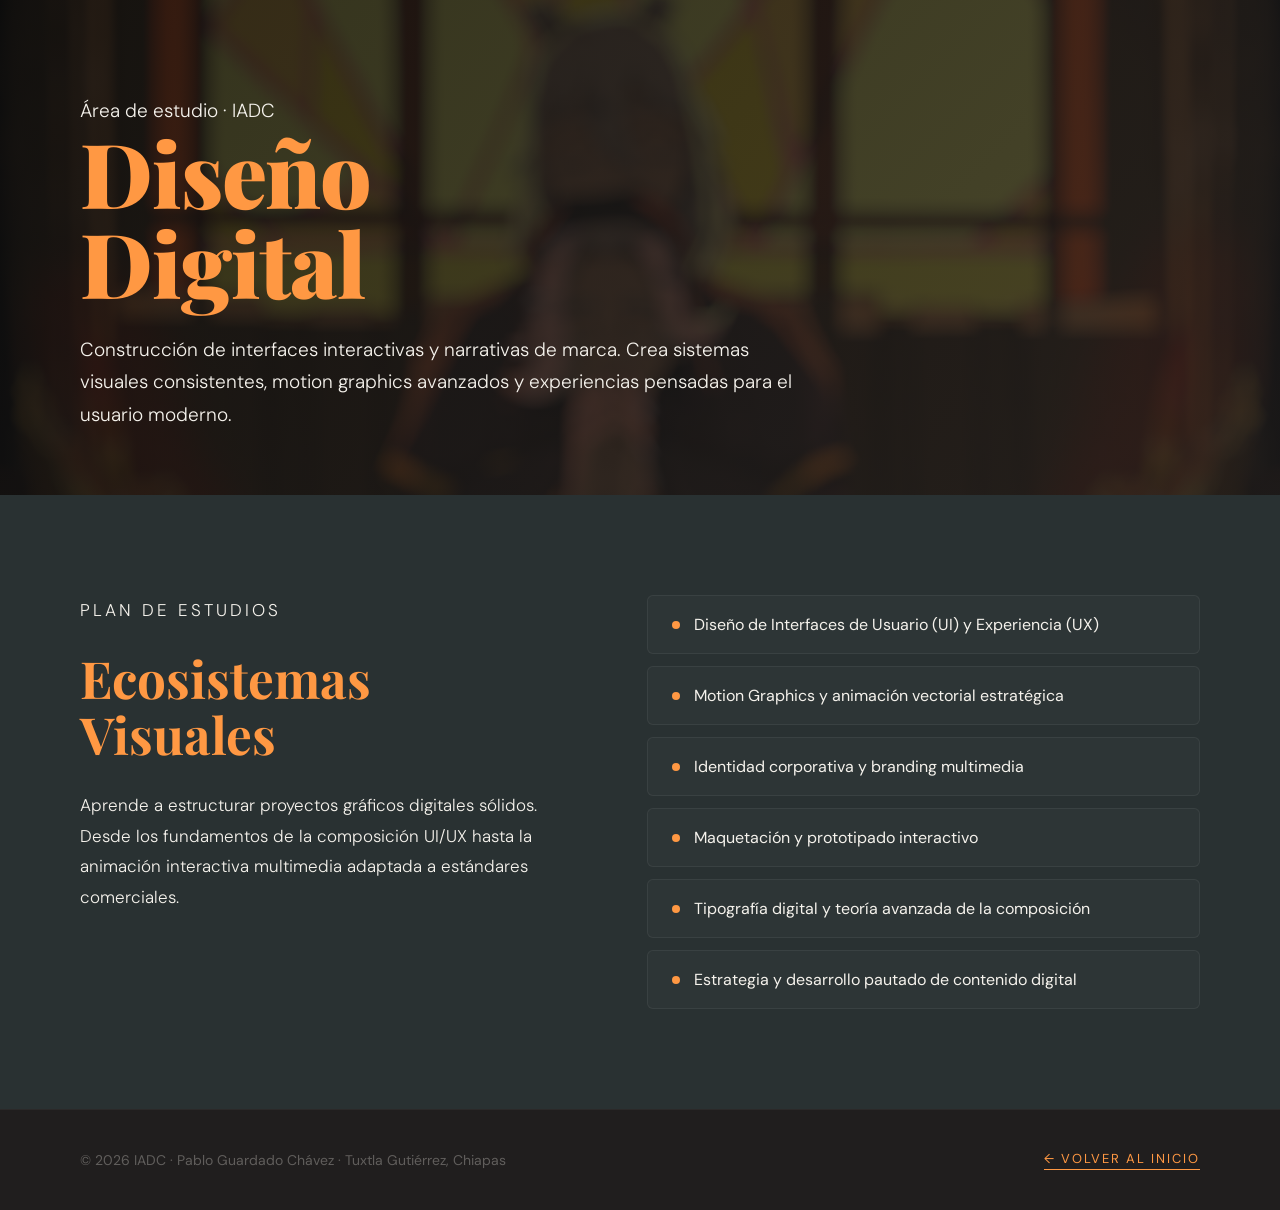
<file: Areas/diseño_digital.html>
<!DOCTYPE html>
<html lang="es">
<head>
  <meta charset="UTF-8">
  <meta name="viewport" content="width=device-width, initial-scale=1.0">
  <title>Diseño Digital · IADC</title>
  <link rel="preconnect" href="https://fonts.googleapis.com">
  <link href="https://fonts.googleapis.com/css2?family=Playfair+Display:wght=700;900&family=DM+Sans:wght=300;400;500&display=swap" rel="stylesheet">
  <style>
    *, *::before, *::after { box-sizing: border-box; margin: 0; padding: 0; }
    html { scroll-behavior: smooth; }
    :root {
      --naranja: #FF9843;
      --gris:    #757F82;
      --oscuro:  #293132;
      --negro:   #201E1E;
      --blanco:  #FF9843;
      --font-display: 'Playfair Display', Georgia, serif;
      --font-body:    'DM Sans', sans-serif;
    }
    body { font-family: var(--font-body); background: var(--blanco); color: var(--negro); }

    /* HEADER CONFIGURADO CON IMAGEN DE FONDO DETRÁS */
    .area-header {
      min-height: 55vh; position: relative;
      display: flex; align-items: flex-end; 
      padding: 40px 80px 64px 80px;
      background: var(--negro); overflow: hidden;
    }
    
    /* CAPA DE LA IMAGEN DE FONDO CON COBERTURA OSCURA (OVERLAY) */
    .area-header-bg {
      position: absolute; inset: 0;
      /* 1. Cambia 'img/fondo-diseno.jpg' por la ruta y nombre real de tu imagen (ej. ../img/tu-foto.jpg) */
      /* 2. El linear-gradient encima sirve para oscurecer la foto un 80% y que las letras blancas se lean perfecto */
      background-image: linear-gradient(135deg, rgba(14, 14, 14, 0.85) 0%, rgba(32, 30, 30, 0.80) 100%), url('./img/Diseño.jpg');
      background-size: cover;
      background-position: center;
      background-repeat: no-repeat;
      z-index: 1;
    }
    
    .area-header-content { position: relative; z-index: 2; width: 100%; max-width: 1400px; margin: 0 auto; }
    
    /* BOTÓN VOLVER - Elevado en la esquina superior */
   /* ── BOTÓN VOLVER OPTIMIZADO: MÁS GRANDE Y LLAMATIVO ── */
.area-volver {
  display: inline-flex;
  align-items: center;
  gap: 12px;
  font-family: var(--font-body);
  font-size: 14px;         /* Más grande */
  font-weight: 500;
  letter-spacing: 2px;
  text-transform: uppercase;
  color: #ffffff;          /* Blanco sólido para máxima lectura */
  background: rgba(255, 152, 67, 0.1); /* Fondo sutil naranja */
  border: 1px solid rgba(255, 152, 67, 0.4); /* Borde naranja */
  padding: 12px 24px;      /* Espaciado interno tipo botón */
  border-radius: 4px;
  text-decoration: none;
  position: absolute;
  top: -140px;
  left: 0;
  transition: all .3s cubic-bezier(0.25, 0.46, 0.45, 0.94);
  z-index: 10;
}

.area-volver:hover {
  color: var(--negro);
  background: var(--naranja); /* Se llena completamente de tu naranja institucional */
  border-color: var(--naranja);
  transform: translateX(-6px); /* Desplazamiento sutil a la izquierda */
  box-shadow: 0 4px 15px rgba(255, 152, 67, 0.3);
}
    /* TÍTULOS GRANDES */
    .area-header h1 {
      font-family: var(--font-display); 
      font-size: clamp(48px, 7vw, 92px);
      color: var(--blanco); font-weight: 900; line-height: 1.0; margin-bottom: 28px;
      letter-spacing: -1px;
    }
    .area-header p { 
      font-size: 19px; 
      color: rgb(245, 242, 236); 
      max-width: 720px; 
      line-height: 1.7; font-weight: 300; 
    }

    /* SECCIÓN PLAN DE ESTUDIOS - ANCHO COMPLETO */
    .materias-section { 
      background: var(--oscuro); 
      padding: 100px 80px;
    }
    .materias-inner { 
      max-width: 1400px; 
      margin: 0 auto; 
      display: grid; 
      grid-template-columns: 1.1fr 1.3fr; 
      gap: 100px; 
      align-items: start; 
    }
    
    .mat-label { font-size: 12px; letter-spacing: 3px; text-transform: uppercase; color: var(--naranja); margin-bottom: 24px; font-weight: 500; }
    
    .materias-section h2 { 
      font-family: var(--font-display); 
      font-size: clamp(38px, 4vw, 56px); 
      color: var(--blanco); margin-bottom: 28px; line-height: 1.1; 
    }
    .materias-section p { 
      font-size: 17px; 
      color: rgb(245, 242, 236); 
      line-height: 1.8; 
      font-weight: 300;
    }
    
    /* LISTA DE MATERIAS */
    .mat-lista { list-style: none; display: flex; flex-direction: column; gap: 12px; width: 100%; }
    .mat-lista li {
      font-size: 16px; 
      color: rgb(245, 242, 236); padding: 18px 24px;
      background: rgba(255, 255, 255, 0.02); 
      border: 1px solid rgba(255,255,255,.06); border-radius: 6px;
      display: flex; align-items: center; gap: 14px; transition: all .25s ease;
    }
    .mat-lista li:hover { 
      border-color: rgba(255,152,67,.4); 
      background: rgba(255, 152, 67, 0.03);
      padding-left: 32px; 
    }
    .mat-lista li::before { content: ''; width: 8px; height: 8px; border-radius: 50%; background: var(--naranja); flex-shrink: 0; }

    /* FOOTER INTEGRADO */
    .area-footer { 
      background: var(--negro); 
      padding: 40px 80px; 
      display: flex; align-items: center; justify-content: space-between; 
      border-top: 1px solid rgba(255,255,255,.05); 
    }
    .area-footer p { font-size: 14px; color: rgba(245,242,236,.3); }
    .area-footer a { font-size: 13px; letter-spacing: 2px; text-transform: uppercase; color: var(--naranja); text-decoration: none; border-bottom: 1px solid var(--naranja); padding-bottom: 2px; }

    @media (max-width: 992px) {
      .area-header { padding: 32px 32px 48px; }
      .materias-inner { grid-template-columns: 1fr; gap: 48px; }
    }

    @media (max-width: 768px) {
      /* HEADER */
      .area-header { padding: 24px 20px 40px; min-height: 60vh; }
      .area-header h1 { font-size: clamp(38px, 12vw, 64px); margin-bottom: 16px; letter-spacing: -0.5px; }
      .area-header p { font-size: 15px; line-height: 1.6; }
      .area-eyebrow { font-size: 10px; letter-spacing: 3px; margin-bottom: 12px; }

      /* BOTÓN VOLVER - en móvil no puede ser absolute con top negativo */
      .area-volver {
        position: relative; top: 0; left: 0;
        display: inline-flex; margin-bottom: 28px;
        font-size: 12px; padding: 10px 18px;
      }

      /* PLAN DE ESTUDIOS */
      .materias-section { padding: 48px 20px; }
      .materias-inner { grid-template-columns: 1fr; gap: 36px; }
      .materias-section h2 { font-size: clamp(28px, 8vw, 40px); margin-bottom: 16px; }
      .materias-section p { font-size: 15px; }

      /* LISTA */
      .mat-lista li { font-size: 14px; padding: 14px 16px; }
      .mat-lista li:hover { padding-left: 22px; }

      /* FOOTER */
      .area-footer { padding: 28px 20px; flex-direction: column; gap: 14px; text-align: center; }
      .area-footer p { font-size: 12px; }
    }

    @media (max-width: 420px) {
      .area-header { min-height: 50vh; }
      .area-header h1 { font-size: clamp(32px, 11vw, 52px); }
    }
    /* ── CURSOR INTERACTIVO PREMIUM PERSONALIZADO ── */
    @media (hover: hover) and (pointer: fine) {
      * { cursor: none !important; }
      #cursor-punto {
        position: fixed; pointer-events: none; z-index: 9999;
        width: 8px; height: 8px; border-radius: 50%;
        background: var(--naranja);
        transform: translate(-50%, -50%);
        transition: width .18s ease, height .18s ease, background .18s ease, opacity .18s ease;
        will-change: left, top;
        left: -100px; top: -100px;
      }
      #cursor-halo {
        position: fixed; pointer-events: none; z-index: 9998;
        width: 38px; height: 38px; border-radius: 50%;
        border: 1.5px solid rgba(255,152,67,.55);
        transform: translate(-50%, -50%);
        transition: width .32s ease, height .32s ease, opacity .32s ease, border-color .2s ease;
        will-change: left, top;
        left: -100px; top: -100px;
      }
      body.cursor-hover #cursor-punto { width: 10px; height: 10px; }
      body.cursor-hover #cursor-halo  { width: 58px; height: 58px; opacity: .35; }
      body.cursor-click #cursor-punto { width: 5px; height: 5px; opacity: .7; }
      body.cursor-click #cursor-halo  { width: 20px; height: 20px; border-color: rgba(255,152,67,.9); }
    }
  </style>
</head>
<body>
<body>
  <!-- ELEMENTOS DEL CURSOR PERSONALIZADO -->
  <div id="cursor-punto"></div>
  <div id="cursor-halo"></div>
  <header class="area-header">
    <div class="area-header-bg"></div> <div class="area-header-content">
      <a href="../index.html#areas" class="area-volver">← Volver a inicio</a>
      <p class="area-eyebrow">Área de estudio · IADC</p>
      <h1>Diseño<br>Digital</h1>
      <p>Construcción de interfaces interactivas y narrativas de marca. Crea sistemas visuales consistentes, motion graphics avanzados y experiencias pensadas para el usuario moderno.</p>
    </div>
  </header>

  <section class="materias-section">
    <div class="materias-inner">
      <div>
        <p class="mat-label">Plan de estudios</p>
        <h2>Ecosistemas Visuales</h2>
        <p>Aprende a estructurar proyectos gráficos digitales sólidos. Desde los fundamentos de la composición UI/UX hasta la animación interactiva multimedia adaptada a estándares comerciales.</p>
      </div>
      
      <ul class="mat-lista">
        <li>Diseño de Interfaces de Usuario (UI) y Experiencia (UX)</li>
        <li>Motion Graphics y animación vectorial estratégica</li>
        <li>Identidad corporativa y branding multimedia</li>
        <li>Maquetación y prototipado interactivo</li>
        <li>Tipografía digital y teoría avanzada de la composición</li>
        <li>Estrategia y desarrollo pautado de contenido digital</li>
      </ul>
    </div>
  </section>

  <div class="area-footer">
    <p>© 2026 IADC · Pablo Guardado Chávez · Tuxtla Gutiérrez, Chiapas</p>
    <a href="../index.html">← Volver al inicio</a>
  </div>
<!-- SCRIPT DEL CURSOR INTERACTIVO PREMIUM -->
  <script>
    (function () {
      const punto = document.getElementById('cursor-punto');
      const halo  = document.getElementById('cursor-halo');
      if (!punto || !halo) return;

      let mx = -100, my = -100;
      let hx = -100, hy = -100;
      let raf;

      // Seguimiento de coordenadas del mouse
      document.addEventListener('mousemove', function (e) {
        mx = e.clientX; my = e.clientY;
        punto.style.left = mx + 'px';
        punto.style.top  = my + 'px';
      });

      // Animación del halo con retraso inercial fluido
      function animarHalo() {
        hx += (mx - hx) * 0.11;
        hy += (my - hy) * 0.11;
        halo.style.left = hx + 'px';
        halo.style.top  = hy + 'px';
        raf = requestAnimationFrame(animarHalo);
      }
      animarHalo();

      // Detectar elementos interactivos para expandir el cursor
      const interactivos = 'a, button, .foto, .area-card, .lab-foto, input, textarea, select, [onclick], .selector-btn, .visor-btn';
      
      function actualizarListeners() {
        document.querySelectorAll(interactivos).forEach(function(el) {
          el.addEventListener('mouseenter', function() { document.body.classList.add('cursor-hover'); });
          el.addEventListener('mouseleave', function() { document.body.classList.remove('cursor-hover'); });
        });
      }
      actualizarListeners();
      
      // Mutación observada por si cambias componentes dinámicamente
      const observer = new MutationObserver(actualizarListeners);
      observer.observe(document.body, { childList: true, subtree: true });

      // Efectos de clics mecánicos
      document.addEventListener('mousedown', function() {
        document.body.classList.add('cursor-click');
        document.body.classList.remove('cursor-hover');
      });
      document.addEventListener('mouseup', function() {
        document.body.classList.remove('cursor-click');
      });

      // Mostrar/Ocultar cursor si sale de la ventana del navegador
      document.addEventListener('mouseleave', function() {
        punto.style.opacity = '0'; halo.style.opacity = '0';
      });
      document.addEventListener('mouseenter', function() {
        punto.style.opacity = '1'; halo.style.opacity = '1';
      });

      // COMPATIBILIDAD CON VISOR 3D (Si existe el lienzo de Three.js en la página)
      const canvas3D = document.getElementById('visor-canvas');
      if (canvas3D) {
        canvas3D.addEventListener('mouseenter', function() {
          punto.style.display = 'none';
          halo.style.display = 'none';
          document.body.style.cursor = 'grab';
        });
        canvas3D.addEventListener('mouseleave', function() {
          punto.style.display = 'block';
          halo.style.display = 'block';
          document.body.style.cursor = 'none';
        });
        canvas3D.addEventListener('mousedown', function() { document.body.style.cursor = 'grabbing'; });
        canvas3D.addEventListener('mouseup', function() { document.body.style.cursor = 'grab'; });
      }
    })();
  </script>
</body>
</body>
</html>
</file>
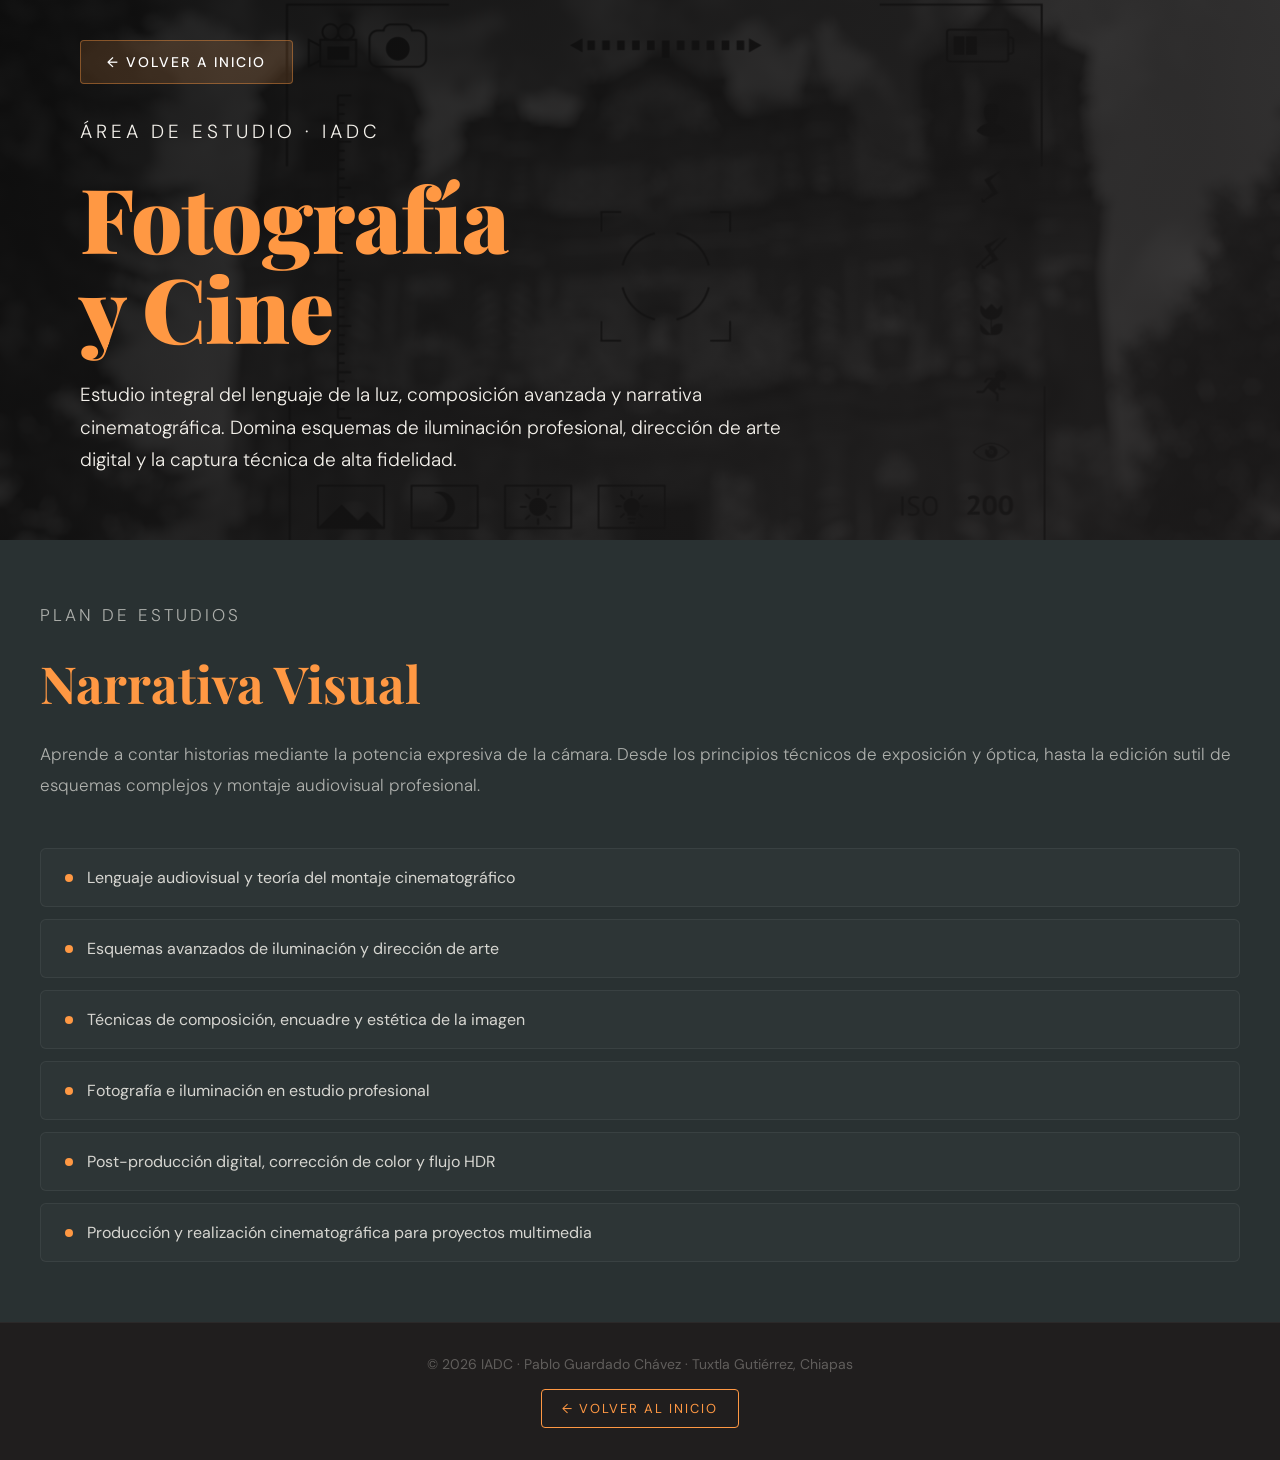
<file: Areas/Fotografia.html>
<!DOCTYPE html>
<html lang="es">
<head>
  <meta charset="UTF-8">
  <meta name="viewport" content="width=device-width, initial-scale=1.0">
  <title>Fotografía Cinematográfica · IADC</title>
  <link rel="preconnect" href="https://fonts.googleapis.com">
  <link href="https://fonts.googleapis.com/css2?family=Playfair+Display:wght=700;900&family=DM+Sans:wght=300;400;500&display=swap" rel="stylesheet">
  <style>
    *, *::before, *::after { box-sizing: border-box; margin: 0; padding: 0; }
    html { scroll-behavior: smooth; }
    
    /* MANTENIENDO TUS COLORES EXACTOS */
    :root {
      --naranja: #FF9843;
      --gris:    #757F82;
      --oscuro:  #293132;
      --negro:   #201E1E;
      --blanco:  #f5f2ec; /* Tu color de fondo claro premium */
      --font-display: 'Playfair Display', Georgia, serif;
      --font-body:    'DM Sans', sans-serif;
    }
    body { font-family: var(--font-body); background: var(--blanco); color: var(--negro); }

    /* HEADER CON IMAGEN DE FONDO DETRÁS */
    .area-header {
      min-height: 55vh; position: relative;
      display: flex; align-items: flex-end; 
      padding: 40px 80px 64px 80px;
      background: var(--negro); overflow: hidden;
    }
    .area-header-bg {
      position: absolute; inset: 0;
      /* Capa oscura de opacidad para que tus textos se sigan leyendo con un contraste perfecto */
      background-image: linear-gradient(135deg, rgba(14, 14, 14, 0.88) 0%, rgba(32, 30, 30, 0.82) 100%), url('./img/Fotografia.jpg');
      background-size: cover;
      background-position: center;
      background-repeat: no-repeat;
      z-index: 1;
    }
    .area-header-content { position: relative; z-index: 2; width: 100%; max-width: 1400px; margin: 0 auto; }
    
    /* EL NUEVO BOTÓN VOLVER: MÁS GRANDE, LLAMATIVO Y ENMARCADO */
    .area-volver {
      display: inline-flex;
      align-items: center;
      gap: 12px;
      font-family: var(--font-body);
      font-size: 14px;
      font-weight: 500;
      letter-spacing: 2px;
      text-transform: uppercase;
      color: #ffffff; /* Blanco para máxima lectura sobre la foto */
      background: rgba(255, 152, 67, 0.15); /* Fondo naranja translúcido */
      border: 1px solid rgba(255, 152, 67, 0.4); /* Borde naranja delimitado */
      padding: 12px 26px; /* Relleno expandido para que se sienta como un botón imponente */
      border-radius: 4px;
      text-decoration: none;
      position: absolute;
      top: -140px; /* Lo sube elegantemente al extremo superior */
      left: 0;
      transition: all .3s cubic-bezier(0.25, 0.46, 0.45, 0.94);
      z-index: 10;
    }

    /* Efecto interactivo premium al pasar el mouse */
    .area-volver:hover {
      color: var(--negro);
      background: var(--naranja); /* Se rellena completamente con tu naranja sólido */
      border-color: var(--naranja);
      transform: translateX(-6px); /* Pequeño desplazamiento dinámico hacia la izquierda */
      box-shadow: 0 4px 15px rgba(255, 152, 67, 0.35);
    }
    
    .area-eyebrow { font-size: 12px; letter-spacing: 4px; text-transform: uppercase; color: var(--naranja); margin-bottom: 24px; font-weight: 500; }
    
    /* TÍTULO GRANDE CON LA "Y" CORREGIDA EN TEXTO PLANO */
    .area-header h1 {
      font-family: var(--font-display); 
      font-size: clamp(44px, 7vw, 92px);
      color: #FF9843;
      font-weight: 900; line-height: 1.0; margin-bottom: 28px;
      letter-spacing: -1px;
    }
    .area-header p { 
      font-size: 19px; 
      color: rgb(245, 242, 236); 
      max-width: 720px; 
      line-height: 1.7; font-weight: 300; 
    }

    /* PLAN DE ESTUDIOS INTERNO DE ANCHO COMPLETO */
    .materias-section { background: var(--oscuro); padding: 100px 80px; }
    .materias-inner { max-width: 1400px; margin: 0 auto; display: grid; grid-template-columns: 1.1fr 1.3fr; gap: 100px; align-items: start; }
    .mat-label { font-size: 12px; letter-spacing: 3px; text-transform: uppercase; color: var(--naranja); margin-bottom: 24px; font-weight: 500; }
    .materias-section h2 { font-family: var(--font-display); font-size: clamp(38px, 4vw, 56px); color: #FF9843; margin-bottom: 28px; line-height: 1.1; }
    .materias-section p { font-size: 17px; color: rgba(245, 242, 236, 0.65); line-height: 1.8; font-weight: 300; }
    
    /* FILAS DE MATERIAS AMPLIADAS */
    .mat-lista { list-style: none; display: flex; flex-direction: column; gap: 12px; width: 100%; }
    .mat-lista li {
      font-size: 16px; color: rgba(245, 242, 236, 0.85); padding: 18px 24px;
      background: rgba(255, 255, 255, 0.02); border: 1px solid rgba(255,255,255,.06); border-radius: 6px;
      display: flex; align-items: center; gap: 14px; transition: all .25s ease;
    }
    .mat-lista li:hover { border-color: rgba(255,152,67,.4); background: rgba(255, 152, 67, 0.03); padding-left: 32px; }
    .mat-lista li::before { content: ''; width: 8px; height: 8px; border-radius: 50%; background: var(--naranja); flex-shrink: 0; }

    /* FOOTER INTEGRADO CON TU COLOR NEGRO */
    .area-footer { background: var(--negro); padding: 40px 80px; display: flex; align-items: center; justify-content: space-between; border-top: 1px solid rgba(255,255,255,.05); }
    .area-footer p { font-size: 14px; color: rgba(245,242,236,.3); }
    
    /* El botón de regreso inferior también hereda el estilo llamativo */
    .area-footer .btn-footer-volver {
      font-size: 13px; letter-spacing: 2px; text-transform: uppercase; color: var(--naranja); text-decoration: none;
      border: 1px solid var(--naranja); padding: 10px 20px; border-radius: 4px; transition: all 0.2s;
    }
    .area-footer .btn-footer-volver:hover { background: var(--naranja); color: var(--negro); }

    /* Optimización para celulares */
    
    @media (max-width: 992px) {
      .area-header { padding: 32px 32px 48px; }
      .materias-inner { grid-template-columns: 1fr; gap: 48px; }
    }

    @media (max-width: 768px) {
      .area-header { padding: 24px 20px 40px; min-height: 60vh; }
      .area-header h1 { font-size: clamp(38px, 12vw, 64px); margin-bottom: 16px; letter-spacing: -0.5px; }
      .area-header p { font-size: 15px; line-height: 1.6; }
      .area-eyebrow { font-size: 10px; letter-spacing: 3px; margin-bottom: 12px; }
      .area-volver { position: relative !important; top: 0 !important; left: 0 !important; display: inline-flex !important; margin-bottom: 28px; font-size: 12px; padding: 10px 18px; }
      .materias-section { padding: 48px 20px; }
      .materias-inner { grid-template-columns: 1fr; gap: 36px; }
      .materias-section h2 { font-size: clamp(28px, 8vw, 40px); margin-bottom: 16px; }
      .materias-section p { font-size: 15px; }
      .mat-lista li { font-size: 14px; padding: 14px 16px; }
      .mat-lista li:hover { padding-left: 22px; }
      .area-footer { padding: 28px 20px; flex-direction: column; gap: 14px; text-align: center; }
      .area-footer p { font-size: 12px; }
    }

    @media (max-width: 420px) {
      .area-header { min-height: 50vh; }
      .area-header h1 { font-size: clamp(32px, 11vw, 52px); }
    }
      .area-volver { position: relative; top: 0; margin-bottom: 32px; display: inline-flex; }
      .materias-section { padding: 60px 40px; }
      .materias-inner { grid-template-columns: 1fr; gap: 48px; }
      .area-footer { padding: 32px 40px; flex-direction: column; gap: 16px; text-align: center; }
    
      /* ── CURSOR INTERACTIVO PREMIUM PERSONALIZADO ── */
    @media (hover: hover) and (pointer: fine) {
      * { cursor: none !important; }
      #cursor-punto {
        position: fixed; pointer-events: none; z-index: 9999;
        width: 8px; height: 8px; border-radius: 50%;
        background: var(--naranja);
        transform: translate(-50%, -50%);
        transition: width .18s ease, height .18s ease, background .18s ease, opacity .18s ease;
        will-change: left, top;
        left: -100px; top: -100px;
      }
      #cursor-halo {
        position: fixed; pointer-events: none; z-index: 9998;
        width: 38px; height: 38px; border-radius: 50%;
        border: 1.5px solid rgba(255,152,67,.55);
        transform: translate(-50%, -50%);
        transition: width .32s ease, height .32s ease, opacity .32s ease, border-color .2s ease;
        will-change: left, top;
        left: -100px; top: -100px;
      }
      body.cursor-hover #cursor-punto { width: 10px; height: 10px; }
      body.cursor-hover #cursor-halo  { width: 58px; height: 58px; opacity: .35; }
      body.cursor-click #cursor-punto { width: 5px; height: 5px; opacity: .7; }
      body.cursor-click #cursor-halo  { width: 20px; height: 20px; border-color: rgba(255,152,67,.9); }
    }
  </style>
</head>
<body>
<body>
  <!-- ELEMENTOS DEL CURSOR PERSONALIZADO -->
  <div id="cursor-punto"></div>
  <div id="cursor-halo"></div>
  <header class="area-header">
    <div class="area-header-bg"></div>
    <div class="area-header-content">
      <a href="../index.html#areas" class="area-volver">← Volver a inicio</a>
      <p class="area-eyebrow">Área de estudio · IADC</p>
      <h1>Fotografía<br>y Cine</h1>
      <p>Estudio integral del lenguaje de la luz, composición avanzada y narrativa cinematográfica. Domina esquemas de iluminación profesional, dirección de arte digital y la captura técnica de alta fidelidad.</p>
    </div>
  </header>

  <section class="materias-section">
    <div class="materias-inner">
      <div>
        <p class="mat-label">Plan de estudios</p>
        <h2>Narrativa Visual</h2>
        <p>Aprende a contar historias mediante la potencia expresiva de la cámara. Desde los principios técnicos de exposición y óptica, hasta la edición sutil de esquemas complejos y montaje audiovisual profesional.</p>
      </div>
      
      <ul class="mat-lista">
        <li>Lenguaje audiovisual y teoría del montaje cinematográfico</li>
        <li>Esquemas avanzados de iluminación y dirección de arte</li>
        <li>Técnicas de composición, encuadre y estética de la imagen</li>
        <li>Fotografía e iluminación en estudio profesional</li>
        <li>Post-producción digital, corrección de color y flujo HDR</li>
        <li>Producción y realización cinematográfica para proyectos multimedia</li>
      </ul>
    </div>
  </section>

  <div class="area-footer">
    <p>© 2026 IADC · Pablo Guardado Chávez · Tuxtla Gutiérrez, Chiapas</p>
    <a href="../index.html#areas" class="btn-footer-volver">← Volver al inicio</a>
  </div>
<!-- SCRIPT DEL CURSOR INTERACTIVO PREMIUM -->
  <script>
    (function () {
      const punto = document.getElementById('cursor-punto');
      const halo  = document.getElementById('cursor-halo');
      if (!punto || !halo) return;

      let mx = -100, my = -100;
      let hx = -100, hy = -100;
      let raf;

      // Seguimiento de coordenadas del mouse
      document.addEventListener('mousemove', function (e) {
        mx = e.clientX; my = e.clientY;
        punto.style.left = mx + 'px';
        punto.style.top  = my + 'px';
      });

      // Animación del halo con retraso inercial fluido
      function animarHalo() {
        hx += (mx - hx) * 0.11;
        hy += (my - hy) * 0.11;
        halo.style.left = hx + 'px';
        halo.style.top  = hy + 'px';
        raf = requestAnimationFrame(animarHalo);
      }
      animarHalo();

      // Detectar elementos interactivos para expandir el cursor
      const interactivos = 'a, button, .foto, .area-card, .lab-foto, input, textarea, select, [onclick], .selector-btn, .visor-btn';
      
      function actualizarListeners() {
        document.querySelectorAll(interactivos).forEach(function(el) {
          el.addEventListener('mouseenter', function() { document.body.classList.add('cursor-hover'); });
          el.addEventListener('mouseleave', function() { document.body.classList.remove('cursor-hover'); });
        });
      }
      actualizarListeners();
      
      // Mutación observada por si cambias componentes dinámicamente
      const observer = new MutationObserver(actualizarListeners);
      observer.observe(document.body, { childList: true, subtree: true });

      // Efectos de clics mecánicos
      document.addEventListener('mousedown', function() {
        document.body.classList.add('cursor-click');
        document.body.classList.remove('cursor-hover');
      });
      document.addEventListener('mouseup', function() {
        document.body.classList.remove('cursor-click');
      });

      // Mostrar/Ocultar cursor si sale de la ventana del navegador
      document.addEventListener('mouseleave', function() {
        punto.style.opacity = '0'; halo.style.opacity = '0';
      });
      document.addEventListener('mouseenter', function() {
        punto.style.opacity = '1'; halo.style.opacity = '1';
      });

      // COMPATIBILIDAD CON VISOR 3D (Si existe el lienzo de Three.js en la página)
      const canvas3D = document.getElementById('visor-canvas');
      if (canvas3D) {
        canvas3D.addEventListener('mouseenter', function() {
          punto.style.display = 'none';
          halo.style.display = 'none';
          document.body.style.cursor = 'grab';
        });
        canvas3D.addEventListener('mouseleave', function() {
          punto.style.display = 'block';
          halo.style.display = 'block';
          document.body.style.cursor = 'none';
        });
        canvas3D.addEventListener('mousedown', function() { document.body.style.cursor = 'grabbing'; });
        canvas3D.addEventListener('mouseup', function() { document.body.style.cursor = 'grab'; });
      }
    })();
  </script>
</body>
</body>
</html>
</file>
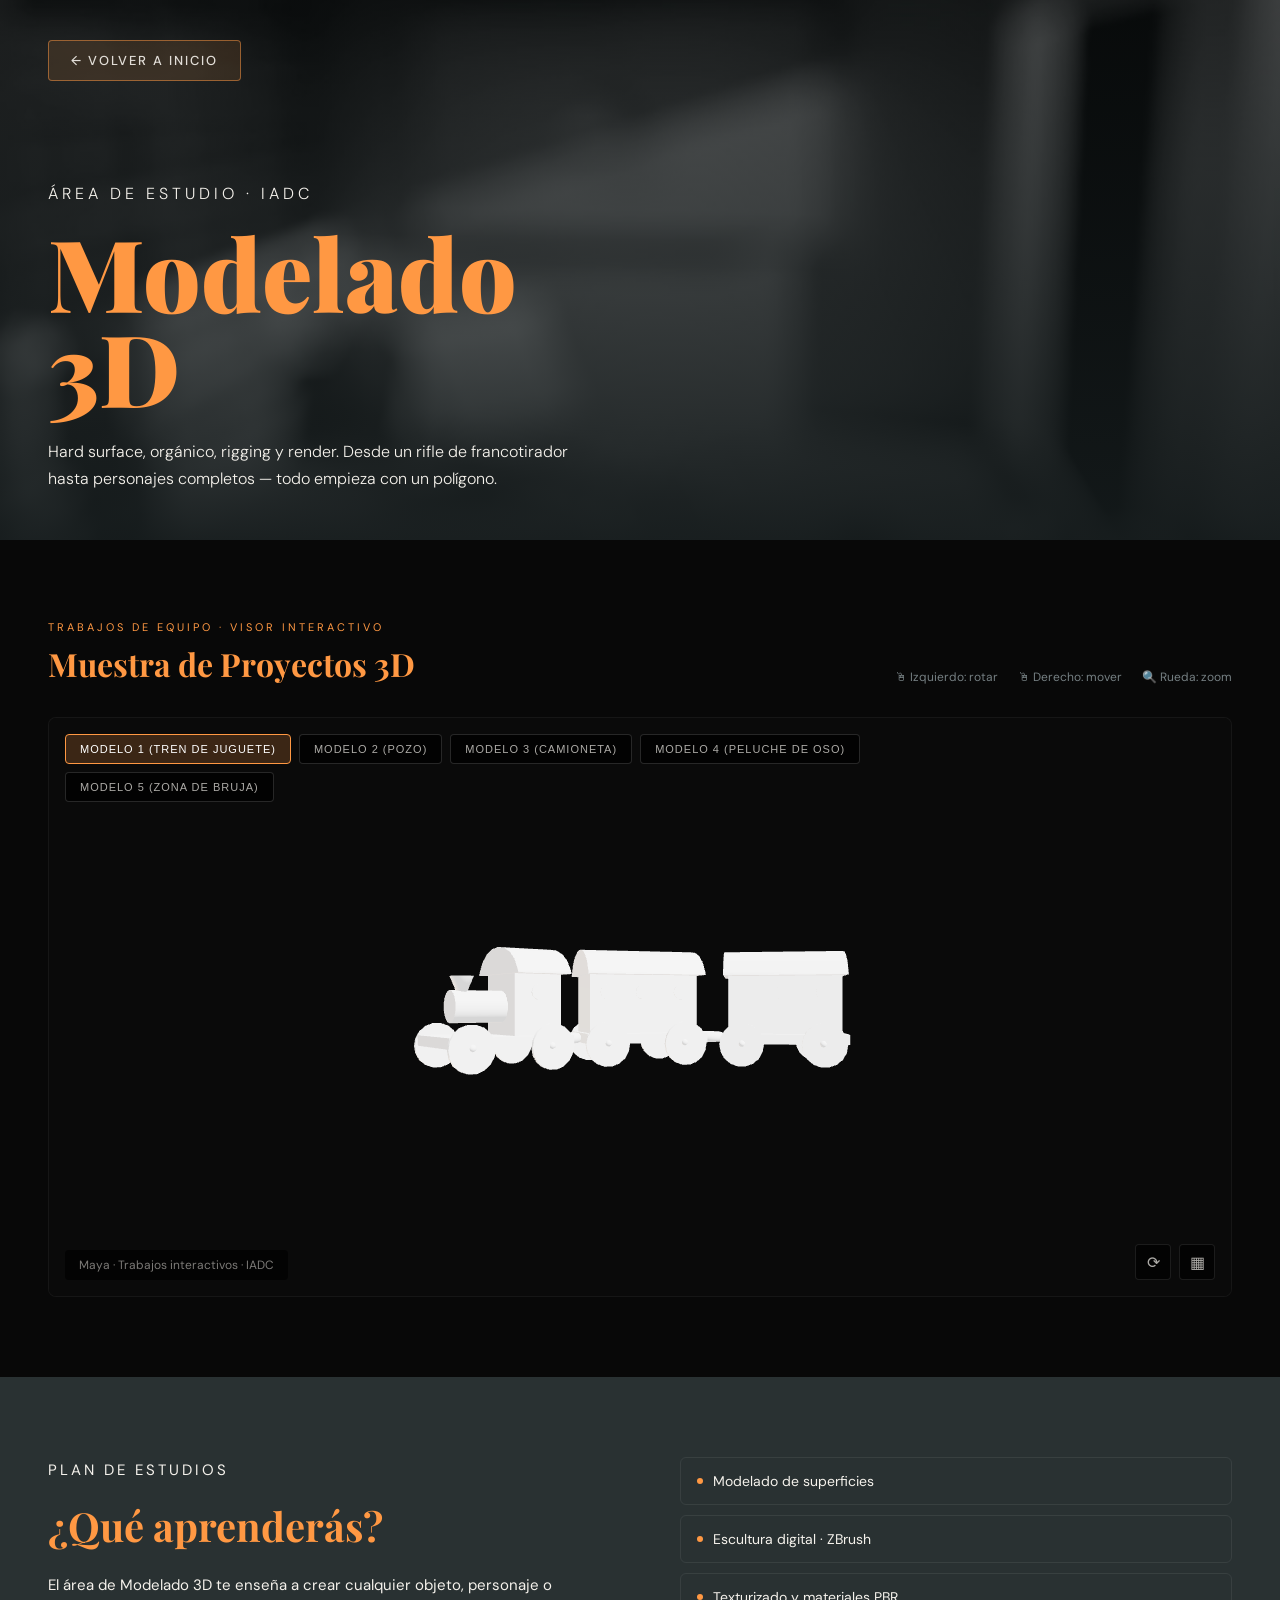
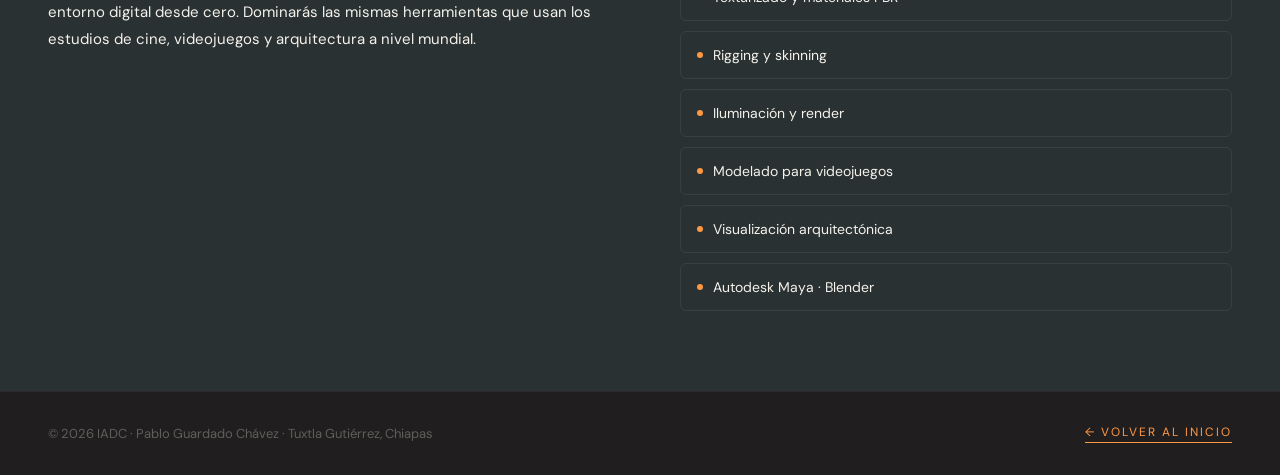
<file: Areas/modelado-3d.html>
<!DOCTYPE html>
<html lang="es">
<head>
  <meta charset="UTF-8">
  <link rel="icon" href="../img/logo.jpeg">
  <meta name="viewport" content="width=device-width, initial-scale=1.0">
  <title>Modelado 3D · IADC</title>
  <link rel="preconnect" href="https://fonts.googleapis.com">
  <link href="https://fonts.googleapis.com/css2?family=Playfair+Display:wght@700;900&family=DM+Sans:wght@300;400;500&display=swap" rel="stylesheet">
  <script src="js/three.min.js"></script>
  <script src="js/GLTFLoader.js"></script>
  <style>
    *, *::before, *::after { box-sizing: border-box; margin: 0; padding: 0; }
    html { scroll-behavior: smooth; }
    :root {
      --naranja: #FF9843;
      --gris:    #757F82;
      --oscuro:  #293132;
      --negro:   #201E1E;
      --Naranja:  #FF9843;
      --font-display: 'Playfair Display', Georgia, serif;
      --font-body:    'DM Sans', sans-serif;
    }
    body { font-family: var(--font-body); background: var(--blanco); color: var(--negro); }

    /* HEADER */
    .area-header {
      height: 60vh; position: relative;
      display: flex; align-items: flex-end; padding: 48px;
      background: #293132; overflow: hidden;
    }
    .area-header-bg {
      position: absolute; inset: 0;
      background-image: url('./img/Modelado-3D.jpg');
      background-size: cover;
      background-position: center;
    }
    .area-header-bg::after {
      content: '';
      position: absolute; inset: 0;
      background: linear-gradient(to top, rgba(20,26,27,.95) 0%, rgba(20,26,27,.6) 60%, rgba(20,26,27,.4) 100%);
    }
    .area-header-content { position: relative; z-index: 2; max-width: 800px; }
    .area-eyebrow { font-size: 12px; letter-spacing: 4px; text-transform: uppercase; color: rgba(245,242,236,.6); margin-bottom: 16px; font-weight: 400; }
    .area-header h1 { font-family: var(--font-display); font-size: clamp(52px, 8vw, 100px); color: var(--naranja); font-weight: 900; line-height: .95; margin-bottom: 24px; }
        .area-volver {
      display: inline-flex; align-items: center; gap: 10px;
      font-family: var(--font-body); font-size: 13px; font-weight: 500;
      letter-spacing: 2px; text-transform: uppercase;
      color: rgba(245,242,236,.9);
      background: rgba(255,152,67,.12);
      border: 1px solid rgba(255,152,67,.5);
      padding: 11px 22px; border-radius: 4px;
      text-decoration: none;
      position: absolute; top: -140px; left: 0;
      transition: all .3s ease; z-index: 10;
    }
    .area-volver:hover {
      color: var(--negro);
      background: var(--naranja);
      border-color: var(--naranja);
      transform: translateX(-4px);
      box-shadow: 0 4px 15px rgba(255,152,67,.3);
    }
    .area-header p { font-size: 16px; color: rgb(245, 242, 236); max-width: 520px; line-height: 1.7; font-weight: 300; }

    /* VISOR 3D */
    .visor-section { background: #080808; padding: 80px 48px; }
    .visor-inner { max-width: 1400px; margin: 0 auto; }
    .visor-header { display: flex; justify-content: space-between; align-items: flex-end; margin-bottom: 32px; }
    .visor-label { font-size: 11px; letter-spacing: 3px; text-transform: uppercase; color: var(--naranja); margin-bottom: 8px; }
    .visor-header h2 { font-family: var(--font-display); font-size: 32px; font-weight: 700; color: var(--naranja); }
    .visor-hint { font-size: 12px; color: var(--gris); display: flex; gap: 20px; }

    .visor-wrap {
      position: relative; width: 100%; height: 580px;
      border-radius: 8px; overflow: hidden;
      background: #0a0a0a; border: 1px solid rgba(255,255,255,.05);
    }
    #visor-canvas { width: 100% !important; height: 100% !important; display: block; cursor: grab; }
    #visor-canvas:active { cursor: grabbing; }

    .visor-loading {
      position: absolute; inset: 0;
      display: flex; flex-direction: column;
      align-items: center; justify-content: center;
      background: #0a0a0a; z-index: 5; transition: opacity .6s;
    }
    .visor-loading.oculto { opacity: 0; pointer-events: none; }
    .visor-spinner {
      width: 44px; height: 44px;
      border: 2px solid rgba(255,152,67,.15);
      border-top-color: var(--naranja);
      border-radius: 50%; animation: spin 1s linear infinite; margin-bottom: 16px;
    }
    @keyframes spin { to { transform: rotate(360deg); } }
    .visor-loading p { font-size: 12px; letter-spacing: 2px; text-transform: uppercase; color: var(--gris); }

    .visor-badge {
      position: absolute; bottom: 16px; left: 16px;
      background: rgba(0,0,0,.7); padding: 7px 14px;
      border-radius: 4px; font-size: 12px; color: rgba(245,242,236,.5);
    }
    .visor-btns {
      position: absolute; bottom: 16px; right: 16px;
      display: flex; gap: 8px;
    }
    .visor-btn {
      background: rgba(0,0,0,.7); border: 1px solid rgba(255,255,255,.1);
      color: rgba(245,242,236,.7); width: 36px; height: 36px;
      border-radius: 4px; cursor: pointer; font-size: 16px;
      display: flex; align-items: center; justify-content: center;
      transition: all .2s;
    }
    .visor-btn:hover { background: rgba(255,152,67,.2); border-color: var(--naranja); color: #fff; }

    /* ESTILOS DEL SELECTOR MULTI-MODELOS */
    .model-selector {
      position: absolute; top: 16px; left: 16px; z-index: 10;
      display: flex; flex-wrap: wrap; gap: 8px; max-width: 85%;
    }
    .selector-btn {
      background: rgba(0, 0, 0, 0.8); border: 1px solid rgba(255, 255, 255, 0.15);
      color: rgba(245,242,236,.7); padding: 8px 14px; font-size: 11px;
      letter-spacing: 1px; text-transform: uppercase; border-radius: 4px;
      cursor: pointer; transition: all 0.2s ease;
    }
    .selector-btn:hover, .selector-btn.activo {
      border-color: var(--naranja); background: rgba(255, 152, 67, 0.2); color: #fff;
    }

    /* MATERIAS */
    .materias-section { background: var(--oscuro); padding: 80px 48px; }
    .materias-inner { max-width: 1400px; margin: 0 auto; display: grid; grid-template-columns: 1fr 1fr; gap: 80px; align-items: start; }
    .mat-label { font-size: 11px; letter-spacing: 3px; text-transform: uppercase; color: var(--naranja); margin-bottom: 20px; }
    .materias-section h2 { font-family: var(--font-display); font-size: 40px; color: var(--naranja); margin-bottom: 24px; line-height: 1.1; }
    .materias-section p { font-size: 15px; color: rgb(245, 242, 236); line-height: 1.8; }
    .mat-lista { list-style: none; display: flex; flex-direction: column; gap: 10px; }
    .mat-lista li {
      font-size: 14px; color: rgb(245, 242, 236);
      padding: 14px 16px; border: 1px solid rgba(255,255,255,.07);
      border-radius: 6px; display: flex; align-items: center; gap: 10px; transition: border-color .2s;
    }
    .mat-lista li:hover { border-color: rgba(255,152,67,.3); }
    .mat-lista li::before { content: ''; width: 6px; height: 6px; border-radius: 50%; background: var(--naranja); flex-shrink: 0; }

    .area-footer { background: var(--negro); padding: 32px 48px; display: flex; align-items: center; justify-content: space-between; border-top: 1px solid rgba(255,255,255,.05); }
    .area-footer p { font-size: 13px; color: rgba(245,242,236,.3); }
    .area-footer a { font-size: 12px; letter-spacing: 2px; text-transform: uppercase; color: var(--naranja); text-decoration: none; border-bottom: 1px solid var(--naranja); padding-bottom: 2px; }

    @media (max-width: 768px) {
      .area-header { padding: 24px 20px 40px; min-height: 55vh; }
      .area-header h1 { font-size: clamp(38px, 12vw, 64px); margin-bottom: 16px; }
      .area-header p { font-size: 15px; }
      .area-eyebrow { font-size: 10px; }
      .area-volver { position: relative !important; top: 0 !important; left: 0 !important; display: inline-flex !important; margin-bottom: 28px; font-size: 12px; padding: 10px 18px; }
      .visor-section { padding: 32px 20px; }
      .visor-header h2 { font-size: 22px; }
      .selector-tabs { flex-wrap: wrap; gap: 8px; }
      .selector-btn { font-size: 11px; padding: 8px 12px; }
      #visor-canvas { height: 300px; }
      .visor-controls { flex-wrap: wrap; gap: 8px; }
      .visor-hint { flex-direction: column; gap: 4px; font-size: 10px; }
      .materias-section { padding: 48px 20px; }
      .materias-inner { grid-template-columns: 1fr; gap: 36px; }
      .materias-section h2 { font-size: clamp(28px, 8vw, 40px); }
      .mat-lista li { font-size: 14px; padding: 14px 16px; }
      .trabajos-section { padding: 48px 20px; }
      .trabajos-grid { grid-template-columns: 1fr 1fr; gap: 10px; }
      .area-footer, .lab-footer { padding: 28px 20px; flex-direction: column; gap: 14px; text-align: center; }
    }

    @media (max-width: 420px) {
      .area-header h1 { font-size: clamp(32px, 11vw, 52px); }
      .trabajos-grid { grid-template-columns: 1fr; }
      #visor-canvas { height: 260px; }
    }
    /* ── CURSOR INTERACTIVO PREMIUM PERSONALIZADO ── */
    @media (hover: hover) and (pointer: fine) {
      * { cursor: none !important; }
      #cursor-punto {
        position: fixed; pointer-events: none; z-index: 9999;
        width: 8px; height: 8px; border-radius: 50%;
        background: var(--naranja);
        transform: translate(-50%, -50%);
        transition: width .18s ease, height .18s ease, background .18s ease, opacity .18s ease;
        will-change: left, top;
        left: -100px; top: -100px;
      }
      #cursor-halo {
        position: fixed; pointer-events: none; z-index: 9998;
        width: 38px; height: 38px; border-radius: 50%;
        border: 1.5px solid rgba(255,152,67,.55);
        transform: translate(-50%, -50%);
        transition: width .32s ease, height .32s ease, opacity .32s ease, border-color .2s ease;
        will-change: left, top;
        left: -100px; top: -100px;
      }
      body.cursor-hover #cursor-punto { width: 10px; height: 10px; }
      body.cursor-hover #cursor-halo  { width: 58px; height: 58px; opacity: .35; }
      body.cursor-click #cursor-punto { width: 5px; height: 5px; opacity: .7; }
      body.cursor-click #cursor-halo  { width: 20px; height: 20px; border-color: rgba(255,152,67,.9); }
    }
  </style>
</head>
<body>
<body>
  <!-- ELEMENTOS DEL CURSOR PERSONALIZADO -->
  <div id="cursor-punto"></div>
  <div id="cursor-halo"></div>
  <header class="area-header">
    <div class="area-header-bg"></div>
    <div class="area-header-content">
     <a href="../index.html#areas" class="area-volver">← Volver a inicio</a>
      <p class="area-eyebrow">Área de estudio · IADC</p>
      <h1>Modelado<br>3D</h1>
      <p>Hard surface, orgánico, rigging y render. Desde un rifle de francotirador hasta personajes completos — todo empieza con un polígono.</p>
    </div>
  </header>

  <section class="visor-section">
    <div class="visor-inner">
      <div class="visor-header">
        <div>
          <p class="visor-label">Trabajos de equipo · Visor interactivo</p>
          <h2>Muestra de Proyectos 3D</h2>
        </div>
        <div class="visor-hint">
          <span>🖱 Izquierdo: rotar</span>
          <span>🖱 Derecho: mover</span>
          <span>🔍 Rueda: zoom</span>
        </div>
      </div>
      
      <div class="visor-wrap">
        <div class="model-selector">
          <button class="selector-btn activo" onclick="cambiarModelo('Tren.glb', this)">Modelo 1 (Tren de juguete)</button>
          <button class="selector-btn" onclick="cambiarModelo('Pozo.glb', this)">Modelo 2 (Pozo)</button>
          <button class="selector-btn" onclick="cambiarModelo('Camioneta.glb', this)">Modelo 3 (Camioneta)</button>
          <button class="selector-btn" onclick="cambiarModelo('Peluche_de_oso.glb', this)">Modelo 4 (Peluche de Oso)</button>
          <button class="selector-btn" onclick="cambiarModelo('Bruja.glb', this)">Modelo 5 (Zona de Bruja)</button>
        </div>

        <div class="visor-loading" id="visor-loading">
          <div class="visor-spinner"></div>
          <p>Cargando modelo 3D...</p>
        </div>
        
        <canvas id="visor-canvas"></canvas>
        
        <div class="visor-badge">Maya · Trabajos interactivos · IADC</div>
        <div class="visor-btns">
          <button class="visor-btn" id="btn-reset" title="Resetear vista">⟳</button>
          <button class="visor-btn" id="btn-wire" title="Wireframe">▦</button>
        </div>
      </div>
    </div>
  </section>

  <section class="materias-section">
    <div class="materias-inner">
      <div>
        <p class="mat-label">Plan de estudios</p>
        <h2>¿Qué aprenderás?</h2>
        <p>El área de Modelado 3D te enseña a crear cualquier objeto, personaje o entorno digital desde cero. Dominarás las mismas herramientas que usan los estudios de cine, videojuegos y arquitectura a nivel mundial.</p>
      </div>
      <ul class="mat-lista">
        <li>Modelado de superficies</li>
        <li>Escultura digital · ZBrush</li>
        <li>Texturizado y materiales PBR</li>
        <li>Rigging y skinning</li>
        <li>Iluminación y render</li>
        <li>Modelado para videojuegos</li>
        <li>Visualización arquitectónica</li>
        <li>Autodesk Maya · Blender</li>
      </ul>
    </div>
  </section>

  <div class="area-footer">
    <p>© 2026 IADC · Pablo Guardado Chávez · Tuxtla Gutiérrez, Chiapas</p>
    <a href="../index.html">← Volver al inicio</a>
  </div>

  <script>
  // ── VISOR 3D — ROTACIÓN + ZOOM + PAN ──
  (function() {
    const canvas  = document.getElementById('visor-canvas');
    const loading = document.getElementById('visor-loading');
    const wrap    = canvas.parentElement;

    const renderer = new THREE.WebGLRenderer({ canvas, antialias: true });
    renderer.setPixelRatio(Math.min(window.devicePixelRatio, 2));
    renderer.setSize(wrap.clientWidth, wrap.clientHeight);
    renderer.outputEncoding = THREE.sRGBEncoding;
    renderer.toneMapping = THREE.ACESFilmicToneMapping;
    renderer.toneMappingExposure = 1.2;

    const scene = new THREE.Scene();
    scene.background = new THREE.Color(0x0a0a0a);

    const camera = new THREE.PerspectiveCamera(45, wrap.clientWidth / wrap.clientHeight, 0.001, 1000);
    camera.position.set(0, 0, 4);

    const loader = new THREE.GLTFLoader();

    // Luces
    scene.add(new THREE.AmbientLight(0xffffff, 0.6));
    const dLight = new THREE.DirectionalLight(0xffffff, 1.5);
    dLight.position.set(5, 8, 5);
    scene.add(dLight);
    const dLight2 = new THREE.DirectionalLight(0xFF9843, 0.4);
    dLight2.position.set(-5, -3, -5);
    scene.add(dLight2);

    // Pivot: el modelo se mete dentro para rotar desde el centro
    const pivot = new THREE.Group();
    scene.add(pivot);

    let model = null;
    let rotX = 0, rotY = 0;
    let zoom = 4;
    let panX = 0, panY = 0;
    let wireframe = false;
    let mouseBtn = -1;
    let prevX = 0, prevY = 0;

    function resetVista() { rotX = 0; rotY = 0; zoom = 4; panX = 0; panY = 0; }

    function centrarModelo(obj) {
      const box = new THREE.Box3().setFromObject(obj);
      const size = box.getSize(new THREE.Vector3());
      const maxDim = Math.max(size.x, size.y, size.z);
      obj.scale.setScalar(2.5 / maxDim);
      const box2 = new THREE.Box3().setFromObject(obj);
      const center2 = box2.getCenter(new THREE.Vector3());
      obj.position.sub(center2);
    }

    window.cambiarModelo = function(rutaArchivo, botonActivo) {
      loading.classList.remove('oculto');
      const p = loading.querySelector('p');
      if (p) p.textContent = "Cargando modelo...";

      while (pivot.children.length) pivot.remove(pivot.children[0]);
      model = null;

      document.querySelectorAll('.selector-btn').forEach(b => b.classList.remove('activo'));
      botonActivo.classList.add('activo');

      loader.load(rutaArchivo,
        function(gltf) {
          const obj = gltf.scene;
          centrarModelo(obj);
          if (wireframe) obj.traverse(function(c) { if (c.isMesh) c.material.wireframe = true; });
          pivot.add(obj);
          model = obj;
          resetVista();
          loading.classList.add('oculto');
        },
        function(xhr) { if (xhr.total > 0 && p) p.textContent = 'Cargando... ' + Math.round(xhr.loaded/xhr.total*100) + '%'; },
        function(err) {
          console.error(err);
          if (p) p.textContent = "Error al cargar el modelo.";
          var mesh = new THREE.Mesh(new THREE.BoxGeometry(1,1,1), new THREE.MeshStandardMaterial({ color: 0xFF9843 }));
          pivot.add(mesh); model = mesh;
          resetVista();
          loading.classList.add('oculto');
        }
      );
    };

    // Mouse
    canvas.addEventListener('contextmenu', function(e) { e.preventDefault(); });
    canvas.addEventListener('mousedown', function(e) { mouseBtn = e.button; prevX = e.clientX; prevY = e.clientY; });
    window.addEventListener('mouseup', function() { mouseBtn = -1; });
    window.addEventListener('mousemove', function(e) {
      if (mouseBtn === -1) return;
      var dx = e.clientX - prevX;
      var dy = e.clientY - prevY;
      if (mouseBtn === 0) {
        rotY += dx * 0.009;
        rotX += dy * 0.009;
        rotX = Math.max(-Math.PI, Math.min(Math.PI, rotX));
      } else if (mouseBtn === 1 || mouseBtn === 2) {
        panX += dx * 0.004 * (zoom / 4);
        panY -= dy * 0.004 * (zoom / 4);
      }
      prevX = e.clientX; prevY = e.clientY;
    });
    canvas.addEventListener('wheel', function(e) {
      e.preventDefault();
      zoom += e.deltaY * 0.005;
      zoom = Math.max(0.3, Math.min(20, zoom));
    }, { passive: false });

    // Touch
    var touches = [];
    var lastDist = 0;
    canvas.addEventListener('touchstart', function(e) { touches = Array.from(e.touches); lastDist = 0; }, { passive: true });
    canvas.addEventListener('touchmove', function(e) {
      e.preventDefault();
      var t = Array.from(e.touches);
      if (t.length === 1 && touches.length === 1) {
        rotY += (t[0].clientX - touches[0].clientX) * 0.012;
        rotX += (t[0].clientY - touches[0].clientY) * 0.012;
      } else if (t.length === 2 && touches.length === 2) {
        var dist = Math.hypot(t[0].clientX - t[1].clientX, t[0].clientY - t[1].clientY);
        if (lastDist > 0) { zoom -= (dist - lastDist) * 0.02; zoom = Math.max(0.3, Math.min(20, zoom)); }
        lastDist = dist;
        var cx = (t[0].clientX + t[1].clientX) / 2;
        var cy = (t[0].clientY + t[1].clientY) / 2;
        var ox = (touches[0].clientX + touches[1].clientX) / 2;
        var oy = (touches[0].clientY + touches[1].clientY) / 2;
        panX += (cx - ox) * 0.004 * (zoom / 4);
        panY -= (cy - oy) * 0.004 * (zoom / 4);
      }
      touches = t;
    }, { passive: false });

    // Botones
    document.getElementById('btn-reset').addEventListener('click', resetVista);
    document.getElementById('btn-wire').addEventListener('click', function() {
      wireframe = !wireframe;
      if (model) model.traverse(function(c) { if (c.isMesh) c.material.wireframe = wireframe; });
    });

    // Carga inicial
    loader.load('Tren.glb',
      function(gltf) {
        var obj = gltf.scene;
        centrarModelo(obj);
        pivot.add(obj); model = obj;
        loading.classList.add('oculto');
      },
      function(xhr) { var p = loading.querySelector('p'); if (p && xhr.total > 0) p.textContent = 'Cargando... ' + Math.round(xhr.loaded/xhr.total*100) + '%'; },
      function() {
        var mesh = new THREE.Mesh(new THREE.BoxGeometry(1,1,1), new THREE.MeshStandardMaterial({ color: 0xFF9843 }));
        pivot.add(mesh); model = mesh; loading.classList.add('oculto');
      }
    );

    // Loop
    (function animate() {
      requestAnimationFrame(animate);
      pivot.rotation.x = rotX;
      pivot.rotation.y = rotY;
      camera.position.set(panX, panY, zoom);
      camera.lookAt(panX, panY, 0);
      renderer.render(scene, camera);
    })();

    window.addEventListener('resize', function() {
      renderer.setSize(wrap.clientWidth, wrap.clientHeight);
      camera.aspect = wrap.clientWidth / wrap.clientHeight;
      camera.updateProjectionMatrix();
    });
  })();
  </script>
  <!-- SCRIPT DEL CURSOR INTERACTIVO PREMIUM -->
  <script>
    (function () {
      const punto = document.getElementById('cursor-punto');
      const halo  = document.getElementById('cursor-halo');
      if (!punto || !halo) return;

      let mx = -100, my = -100;
      let hx = -100, hy = -100;
      let raf;

      // Seguimiento de coordenadas del mouse
      document.addEventListener('mousemove', function (e) {
        mx = e.clientX; my = e.clientY;
        punto.style.left = mx + 'px';
        punto.style.top  = my + 'px';
      });

      // Animación del halo con retraso inercial fluido
      function animarHalo() {
        hx += (mx - hx) * 0.11;
        hy += (my - hy) * 0.11;
        halo.style.left = hx + 'px';
        halo.style.top  = hy + 'px';
        raf = requestAnimationFrame(animarHalo);
      }
      animarHalo();

      // Detectar elementos interactivos para expandir el cursor
      const interactivos = 'a, button, .foto, .area-card, .lab-foto, input, textarea, select, [onclick], .selector-btn, .visor-btn';
      
      function actualizarListeners() {
        document.querySelectorAll(interactivos).forEach(function(el) {
          el.addEventListener('mouseenter', function() { document.body.classList.add('cursor-hover'); });
          el.addEventListener('mouseleave', function() { document.body.classList.remove('cursor-hover'); });
        });
      }
      actualizarListeners();
      
      // Mutación observada por si cambias componentes dinámicamente
      const observer = new MutationObserver(actualizarListeners);
      observer.observe(document.body, { childList: true, subtree: true });

      // Efectos de clics mecánicos
      document.addEventListener('mousedown', function() {
        document.body.classList.add('cursor-click');
        document.body.classList.remove('cursor-hover');
      });
      document.addEventListener('mouseup', function() {
        document.body.classList.remove('cursor-click');
      });

      // Mostrar/Ocultar cursor si sale de la ventana del navegador
      document.addEventListener('mouseleave', function() {
        punto.style.opacity = '0'; halo.style.opacity = '0';
      });
      document.addEventListener('mouseenter', function() {
        punto.style.opacity = '1'; halo.style.opacity = '1';
      });

      // COMPATIBILIDAD CON VISOR 3D (Si existe el lienzo de Three.js en la página)
      const canvas3D = document.getElementById('visor-canvas');
      if (canvas3D) {
        canvas3D.addEventListener('mouseenter', function() {
          punto.style.display = 'none';
          halo.style.display = 'none';
          document.body.style.cursor = 'grab';
        });
        canvas3D.addEventListener('mouseleave', function() {
          punto.style.display = 'block';
          halo.style.display = 'block';
          document.body.style.cursor = 'none';
        });
        canvas3D.addEventListener('mousedown', function() { document.body.style.cursor = 'grabbing'; });
        canvas3D.addEventListener('mouseup', function() { document.body.style.cursor = 'grab'; });
      }
    })();
  </script>
</body>
</body>
</html>
</file>
